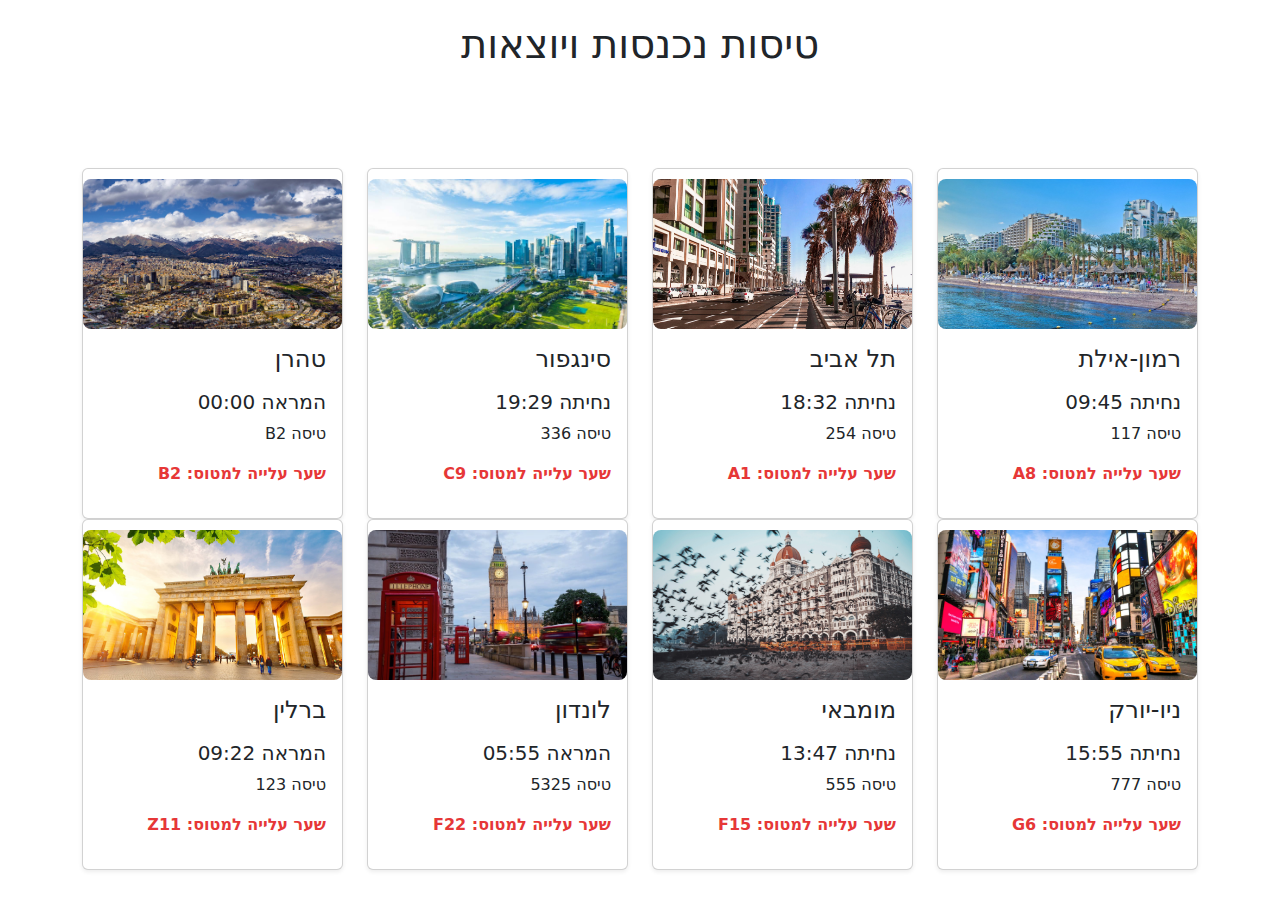
<file: q1/index.html>
<html lang="he" dir="rtl">
    <head>
        <meta charset="UTF-8">
        <meta name="viewport" content="width=device-width, initial-scale=1.0">
        <title>לוח טיסות בשדה התעופה</title>
        <link href="https://cdn.jsdelivr.net/npm/bootstrap@5.3.3/dist/css/bootstrap.min.css" rel="stylesheet">
        <link rel="stylesheet" href="style.css">
    </head>

    <body>
        <h1>טיסות נכנסות ויוצאות</h1>

        <div class="container">
            <div class="row row-cols-1 row-cols-md-2 row-cols-lg-4">

                <div class="col">
                    <div class="card h-100 shadow-sm">
                        <img src="images/eilat.jpg" alt="העיר אילת" class="card-img">
                        <div class="card-body">
                            <h4 class="card-title mb-3">רמון-אילת</h4>
                            <h5 class="card-landOrtakeoff">נחיתה 09:45</h5>
                            <p class="card-fnum">טיסה 117</p>
                            <p class="gate-text">שער עלייה למטוס: A8</p>
                        </div>
                    </div>
                </div>

                <div class="col">
                    <div class="card h-100 shadow-sm">
                        <img src="images/Ta.jpg" alt="תל אביב"class="card-img">
                        <div class="card-body">
                            <h4 class="card-title mb-3">תל אביב</h4>
                            <h5 class="card-landOrtakeoff">נחיתה 18:32</h5>
                            <p class="card-fnum">טיסה 254</p>
                            <p class="gate-text">שער עלייה למטוס: A1</p>
                        </div>
                    </div>
                </div>

                <div class="col">
                    <div class="card h-100 shadow-sm">
                        <img src="images/Singapore.jpg" alt="סינגפור" class="card-img">
                        <div class="card-body">
                            <h4 class="card-title mb-3">סינגפור</h4>
                            <h5 class="card-landOrtakeoff">נחיתה 19:29</h5>
                            <p class="card-fnum">טיסה 336</p>
                            <p class="gate-text">שער עלייה למטוס: C9</p>
                        </div>
                    </div>
                </div>

                <div class="col">
                    <div class="card h-100 shadow-sm">
                        <img src="images/Teheran.jpg" alt="טהרן" class="card-img">
                        <div class="card-body">
                            <h4 class="card-title mb-3">טהרן</h4>
                            <h5 class="card-landOrtakeoff">המראה 00:00</h5>
                            <p class="card-fnum">טיסה B2</p>
                            <p class="gate-text">שער עלייה למטוס: B2</p>
                        </div>
                    </div>
                </div>

                <div class="col">
                    <div class="card h-100 shadow-sm">
                        <img src="images/New York.jpg" alt="ניו יורק" class="card-img">
                        <div class="card-body">
                            <h4 class="card-title mb-3">ניו-יורק</h4>
                            <h5 class="card-landOrtakeoff">נחיתה 15:55</h5>
                            <p class="card-fnum">טיסה 777</p>
                            <p class="gate-text">שער עלייה למטוס: G6</p>
                        </div>
                    </div>
                </div>

                <div class="col">
                    <div class="card h-100 shadow-sm">
                        <img src="images/mumbai.webp" alt="מומבאי" class="card-img">
                        <div class="card-body">
                            <h4 class="card-title mb-3">מומבאי</h4>
                            <h5 class="card-landOrtakeoff">נחיתה 13:47</h5>
                            <p class="card-fnum">טיסה 555</p>
                            <p class="gate-text">שער עלייה למטוס: F15</p>
                        </div>
                    </div>
                </div>

                <div class="col">
                    <div class="card h-100 shadow-sm">
                        <img src="images/london.jpg" alt="לונדון" class="card-img">
                        <div class="card-body">
                            <h4 class="card-title mb-3">לונדון</h4>
                            <h5 class="card-landOrtakeoff">המראה 05:55</h5>
                            <p class="card-fnum">טיסה 5325</p>
                            <p class="gate-text">שער עלייה למטוס: F22</p>
                        </div>
                    </div>
                </div>

                <div class="col">
                    <div class="card h-100 shadow-sm">
                        <img src="images/berlin.jpg" alt="ברלין" class="card-img">
                        <div class="card-body">
                            <h4 class="card-title mb-3">ברלין</h4>
                            <h5 class="card-landOrtakeoff">המראה 09:22</h5>
                            <p class="card-fnum">טיסה 123</p>
                            <p class="gate-text">שער עלייה למטוס: Z11</p>
                        </div>
                    </div>
                </div>
            </div>
        </div>
    </body>
</html>
</file>
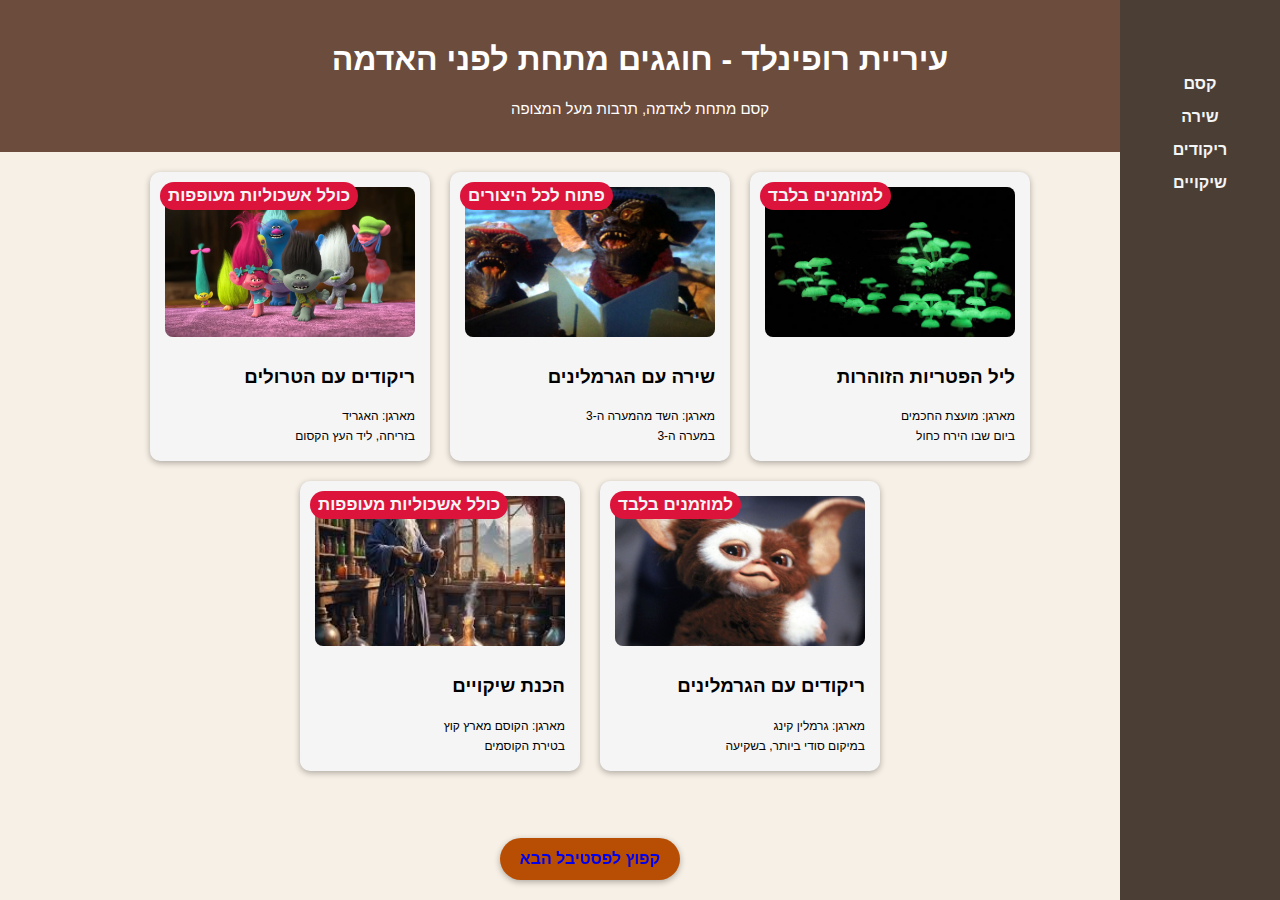
<file: q2/index.html>
<html lang="he" dir="rtl">
    <head>
        <meta charset="UTF-8">
        <meta name="viewport" content="width=device-width, initial-scale=1.0">
        <title>לוח אירועים של עיר הגמדים הקסומה</title>
        <link rel="stylesheet" href="style.css">
    </head>

    <body>
        <nav class="side-menu">
            <ul>
               <li><a href="/">קסם</a></li>
                 <li><a href="/">שירה</a></li>
                 <li><a href="/">ריקודים</a></li>
                 <li><a href="/">שיקויים</a></li>
            </ul>
        </nav>

        <header>
            <h1>עיריית רופינלד - חוגגים מתחת לפני האדמה</h1>
            <p class="slogan">קסם מתחת לאדמה, תרבות מעל המצופה</p>
        </header>


        <main class="cards-container">
            <div class="card">
                <span class="tag invite">למוזמנים בלבד</span>
                <img src="images/mushrooms.webp" alt="אירוע קסום" class="card-img">
                <h3>ליל הפטריות הזוהרות</h3>
                <p class="organizer">מארגן: מועצת החכמים</p>
                <p class="when">ביום שבו הירח כחול</p>
            </div>

            <div class="card">
                <span class="tag invite">פתוח לכל היצורים</span>
                <img src="images/singinsGremlins.jpg" alt="אירוע קסום" class="card-img">
                <h3>שירה עם הגרמלינים</h3>
                <p class="organizer">מארגן: השד מהמערה ה-3</p>
                <p class="when">במערה ה-3</p>
            </div>

            <div class="card">
                <span class="tag invite">כולל אשכוליות מעופפות</span>
                <img src="images/dancingTrolls.webp" alt="אירוע קסום" class="card-img">
                <h3>ריקודים עם הטרולים</h3>
                <p class="organizer">מארגן: האגריד</p>
                <p class="when">בזריחה, ליד העץ הקסום</p>
            </div>

            <div class="card">
                <span class="tag invite">למוזמנים בלבד</span>
                <img src="images/gremlin.jpg" alt="אירוע קסום" class="card-img">
                <h3>ריקודים עם הגרמלינים</h3>
                <p class="organizer">מארגן: גרמלין קינג</p>
                <p class="when">במיקום סודי ביותר, בשקיעה</p>
            </div>

            <div class="card">
                <span class="tag invite">כולל אשכוליות מעופפות</span>
                <img src="images/wizard.jfif" alt="אירוע קסום" class="card-img">
                <h3>הכנת שיקויים</h3>
                <p class="organizer">מארגן: הקוסם מארץ קוץ</p>
                <p class="when">בטירת הקוסמים</p>
            </div>

              <a href="/q2/index.html" class="btn-nextfest">קפוץ לפסטיבל הבא</a>
        </main>
    </body>
</html>
</file>
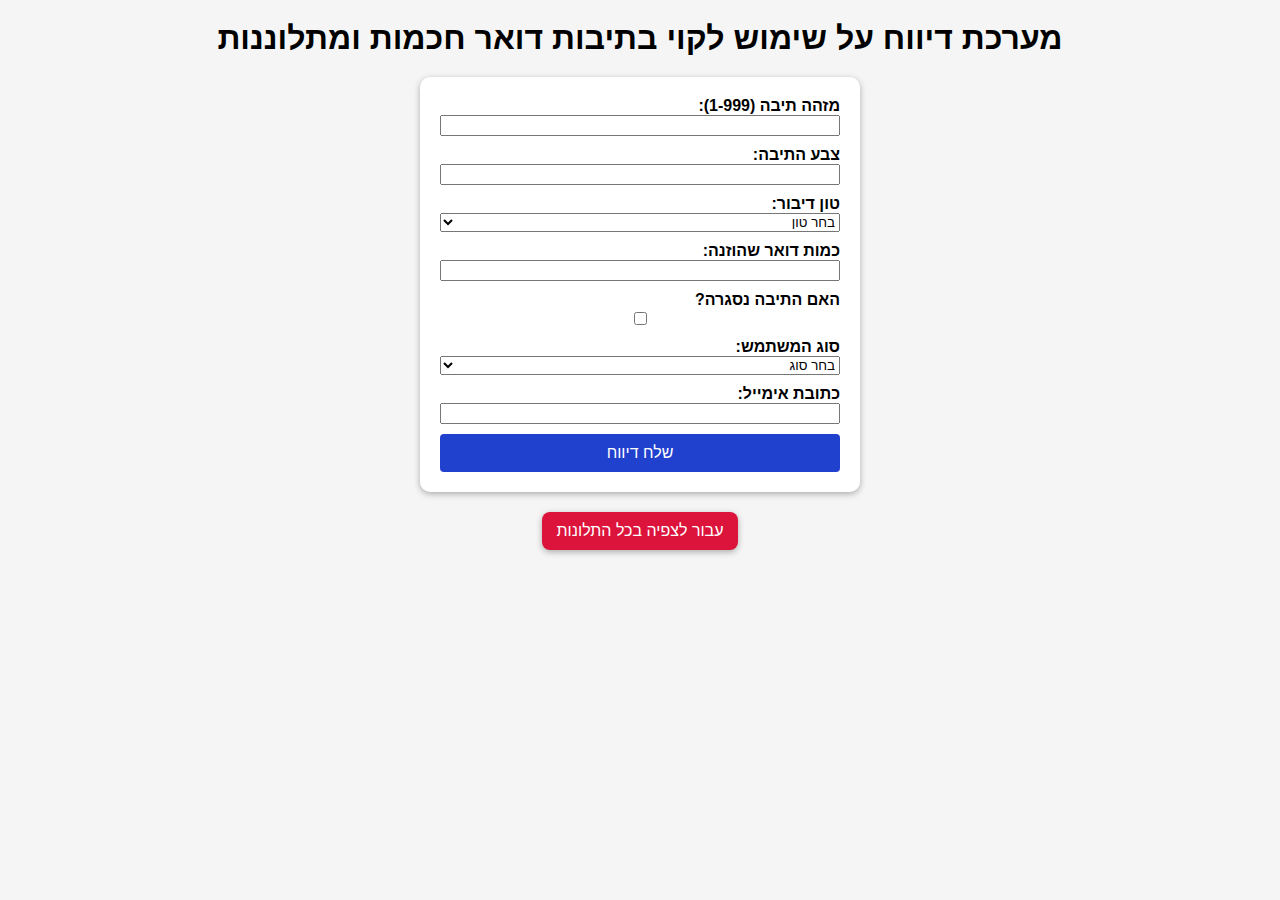
<file: q3/index.html>
<html lang="he" dir="rtl">
    <head>
        <meta charset="UTF-8">
        <meta name="viewport" content="width=device-width, initial-scale=1.0">
        <title>מערכת פיקוח על תיבות דואר מדברות</title>
        <link rel="stylesheet" href="style.css">
    </head>

    <body>
        <h1>מערכת דיווח על שימוש לקוי בתיבות דואר חכמות ומתלוננות</h1>

        <form id="reportForm" class="report-form">
            <label>מזהה תיבה (1-999): <input type="number" id="boxId"></label>

            <label>צבע התיבה: <input type="text" id="boxColor"></label>

            <label>טון דיבור:
                 <select id="tone">
                    <option value="">בחר טון</option>
                    <option value="רגזן">רגזן</option>
                    <option value="ממלכתי">ממלכתי</option>
                    <option value="נעים">נעים</option>
                </select>
            </label>

            <label>כמות דואר שהוזנה: <input type="number" id="mailCount"></label>

            <label>האם התיבה נסגרה? <input type="checkbox" id="closed"></label>

            <label>סוג המשתמש:
                <select id="userType">
                    <option value="">בחר סוג</option>
                    <option value="אדם">אדם</option>
                    <option value="חתול">חתול</option>
                    <option value="פיה">פיה</option>
                </select>
             </label>

            <label>כתובת אימייל: <input type="text" id="email"></label>

            <button type="submit">שלח דיווח</button>
        </form>

        <div id="messages"></div>

        <div class="link">
           <a href="view.html">עבור לצפיה בכל התלונות</a>
        </div>

        <script src="script.js"></script>
    </body>
</html>
</file>
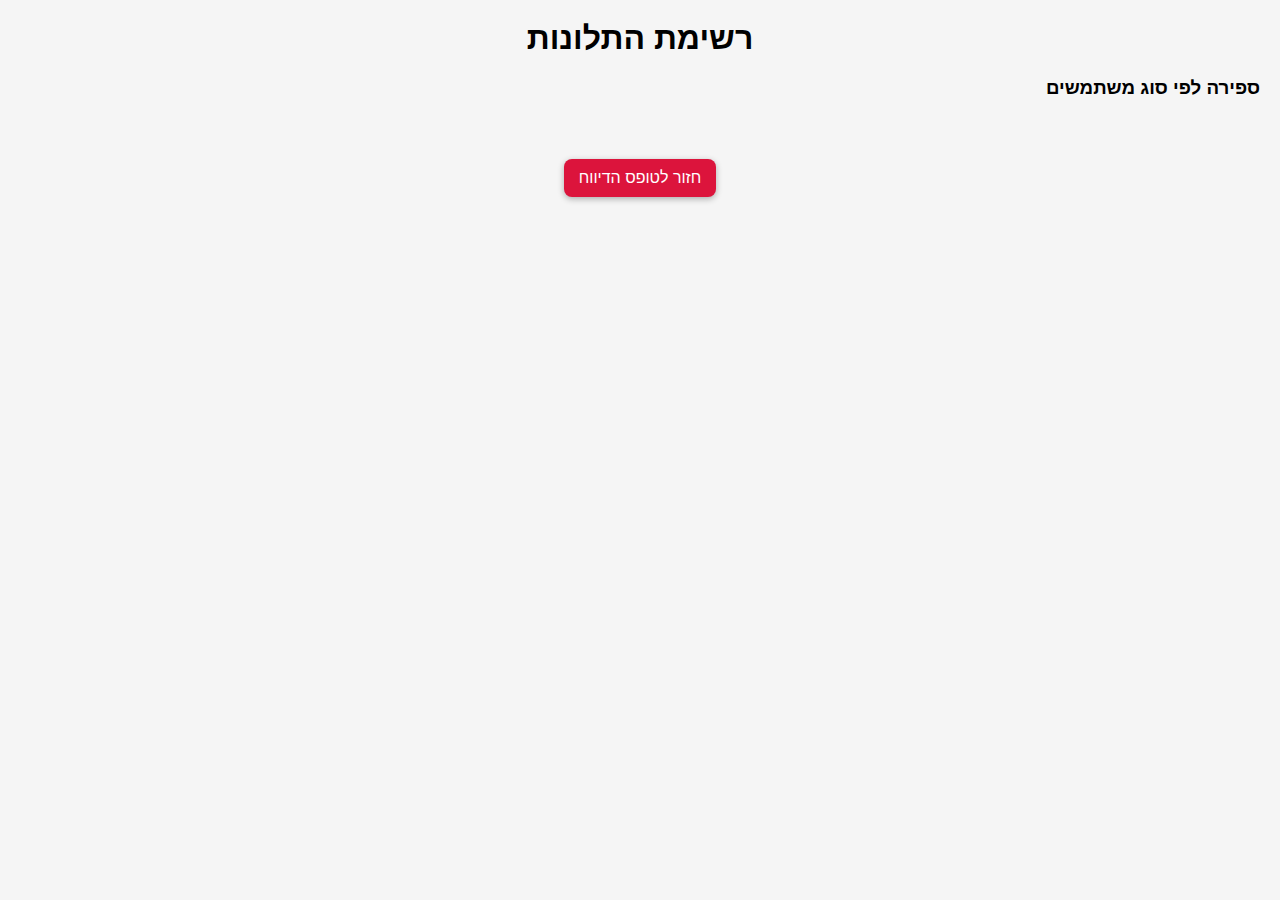
<file: q3/view.html>
<html lang="he" dir="rtl">
    <head>
    <meta charset="UTF-8">
    <meta name="viewport" content="width=device-width, initial-scale=1.0">
    <title>רשימת תלונות</title>
    <link rel="stylesheet" href="style.css">
    </head>

    <body>
        <h1>רשימת התלונות</h1>

        <div id="stats"></div>
        <section id="complaints"></section>

        <div class="link">
           <a href="index.html">חזור לטופס הדיווח</a>
        </div>

        <script src="script.js"></script>
    </body>
</html>
</file>
<file: q1/style.css>
body {
    background-color: white;
    padding: 20px;
    text-align: right;
}

.gate-text {
    color: rgb(230, 55, 55);
    font-weight: bold;
}

h1 {
    margin-bottom: 100px;
    text-align: center;
}

.card-landOrtakeoff {
    white-space: nowrap;
}

.card-img {
    display: none;
}

@media (min-width: 768px) {
    .card-img {
        display: block;
        width: 100%;
        height: 150px;
        object-fit: cover;
        margin-top: 10px;
        border-radius: 8px;
    }
}
</file>
<file: q2/style.css>
body {
    margin: 0;
    font-family: 'Franklin Gothic Medium', 'Arial Narrow', Arial, sans-serif;
    background-color: #f7f0e6;
}

.side-menu {
    position: fixed;
    right: 0;
    top: 0;
    width: 160px;
    height: 100%;
    background: #4b3f35;
    padding-top: 60px;
    z-index: 200;
}

.side-menu ul {
    list-style: none;
    padding: 0;
    margin: 0;
}

.side-menu li {
    margin: 15px 0;
    text-align: center;
}

.side-menu a {
    color: whitesmoke;
    text-decoration: none;
    font-weight: bold;
}

.side-menu a:hover {
    text-decoration: underline;
}

header {
    background-color: #6c4c3d;
    color: white;
    text-align: center;
    padding: 20px;
    position: sticky;
    top: 0;
    z-index: 100;
}

header .slogan {
    margin-top: 5px;
    font-size: 15px;
}

.cards-container {
    margin-right: 100px;
    display: flex;
    flex-wrap: wrap;
    justify-content: center;
    gap: 20px;
    padding: 20px;
}

.card {
    background: whitesmoke;
    border-radius: 10px;
    box-shadow: 0 2px 6px rgba(0, 0, 0, 0.3);
    width: 250px;
    padding: 15px;
    position: relative;
    display: flex;
    flex-direction: column;
    transition: transform 0.3s;
}

.card:hover {
    transform: scale(1.03);
}

.card-img {
    width: 100%;
    height: 150px;
    object-fit: cover;
    border-radius: 8px;
    margin-bottom: 10px;
    background-color: lightgray;
}

.card .organizer, .card .when {
    margin: 3px 0;
    font-size:  12px;
}

span {
    font-size: 17px;
    font-weight: bold;
    text-align: center;
    margin-bottom: 15px;
}

.tag {
    position: absolute;
    top: 10px;
    left: 10px;
    padding: 4px 8px;
    color: whitesmoke;
    background: crimson;
    border-radius: 15px;
}

.tag .invite {
    background: crimson;
}

.btn-nextfest {
    position: fixed;
    bottom: 20px;
    background: #b84e03;
    border: none;
    padding: 12px 20px;
    border-radius: 25px;
    font-weight: bold;
    cursor: pointer;
    box-shadow: 0 2px 6px rgba(0, 0, 0, 0.3);
    text-decoration: none;
}

.btn-nextfest:hover {
  background: #866759;
}

@media (max-width: 600px) {
    .cards-container {
        margin-right: 0;
        padding: 10px;
    }

    .side-menu {
        position: static;
        width: 100%;
        height: auto;
    }

    .side-menu ul {
        display: flex;
        justify-content: space-around;
    }
}
</file>
<file: q3/style.css>
body {
    margin: 0;
    padding: 20px;
    font-family: 'Franklin Gothic Medium', 'Arial Narrow', Arial, sans-serif;
    background: whitesmoke;
}

h1 {
    text-align: center;
    margin-bottom: 20px;
}

.report-form {
    display: flex;
    flex-direction: column;
    gap: 10px;
    max-width: 400px;
    margin: auto;
    background: white;
    padding: 20px;
    border-radius: 10px;
        box-shadow: 0 2px 6px rgba(0, 0, 0, 0.3);
}

.report-form label {
    display: flex;
    flex-direction: column;
    font-weight: bold;
}

button {
    background: #2040ce;
    color: white;
    border: none;
    padding: 10px;
    border-radius: 4px;
    font-size: 16px;
    cursor: pointer;
}

button:hover {
  background: #000000;
}

#messages {
    margin-top: 20px;
    max-width: 400px;
}

.error {
    color: crimson;
    font-weight: bold;
}

.success {
    color: rgb(16, 120, 16);
    font-weight: bold;
}

#complaints {
  max-width: 900px;
  margin: 30px auto;
  display: flex;
  flex-wrap: wrap;
  gap: 15px;
}

.complaint-card {
  background: #fff;
  border-radius: 8px;
  box-shadow: 0 2px 6px rgba(0,0,0,0.2);
  padding: 15px;
  width: 250px;
}

.complaint-card h4 {
  margin: 5px 0;
}

.complaint-card p {
  margin: 3px 0;
  font-size: 0.9rem;
}

.complaint-card button {
  margin-top: 10px;
  padding: 5px 8px;
  border: none;
  border-radius: 4px;
  cursor: pointer;
  font-size: 0.8rem;
}

.btn-delete {
  background: crimson;
  color: #fff;
}

.btn-status {
  background: #4b3f35;
  color: #fff;
  margin-right: 5px;
}

.link {
  display: flex;
  justify-content: center;
  margin-top: 20px;
}

.link a {
  text-decoration: none;
  border-radius: 8px;
  box-shadow: 0 2px 6px rgba(0, 0, 0, 0.3);
  max-width: 200px;
  background: crimson;
  color: #fff;
  padding: 10px 15px;
}

@media (max-width: 600px) {
  .report-form {
    width: 90%;
  }
  #complaints {
    flex-direction: column;
    align-items: center;
  }
}
</file>
